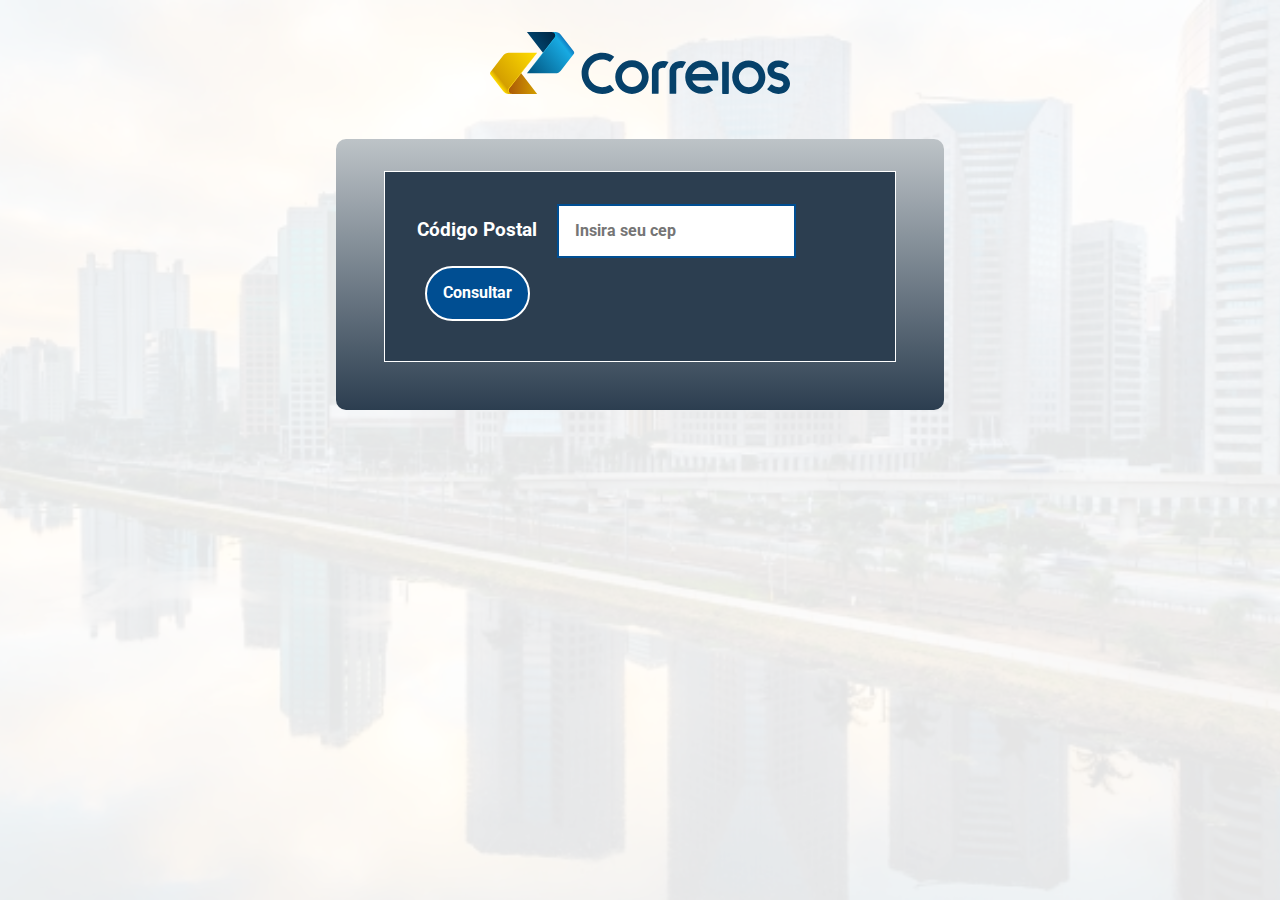
<file: Paginas_web/Consulta_CEP/index.html>
<!DOCTYPE html>
<html lang="pt-BR">
<head>
    <meta charset="UTF-8">
    <link rel="shortcut icon" type="imagex/png" href="./assets/package.svg">
    <link rel="stylesheet" href="./css/reset.css">
    <link rel="stylesheet" href="./css/style.css">
    <title>Consulta CEP</title>
</head>
<body>
    <main class="main-container">
        <div id="background">
            <img id="background-img" src="./assets/background.jpg" alt="">
        </div>
        <h1><img src="./assets/correios.svg" alt=""></h1>
        <div id="container">
            <form id="form-container">
                <div class="cep-container">
                    <label>Código Postal</label>
                    <input id="cep-info" type="number" class="inputs-form" placeholder="Insira seu cep" required>
                    <button type="submit">Consultar</button>
                </div>
            </form>
            <div class="address-container">

            </div>
        </div>
    </main>
    <script src="./js/scripts.js" type="module"></script>
</body>
</html>
</file>
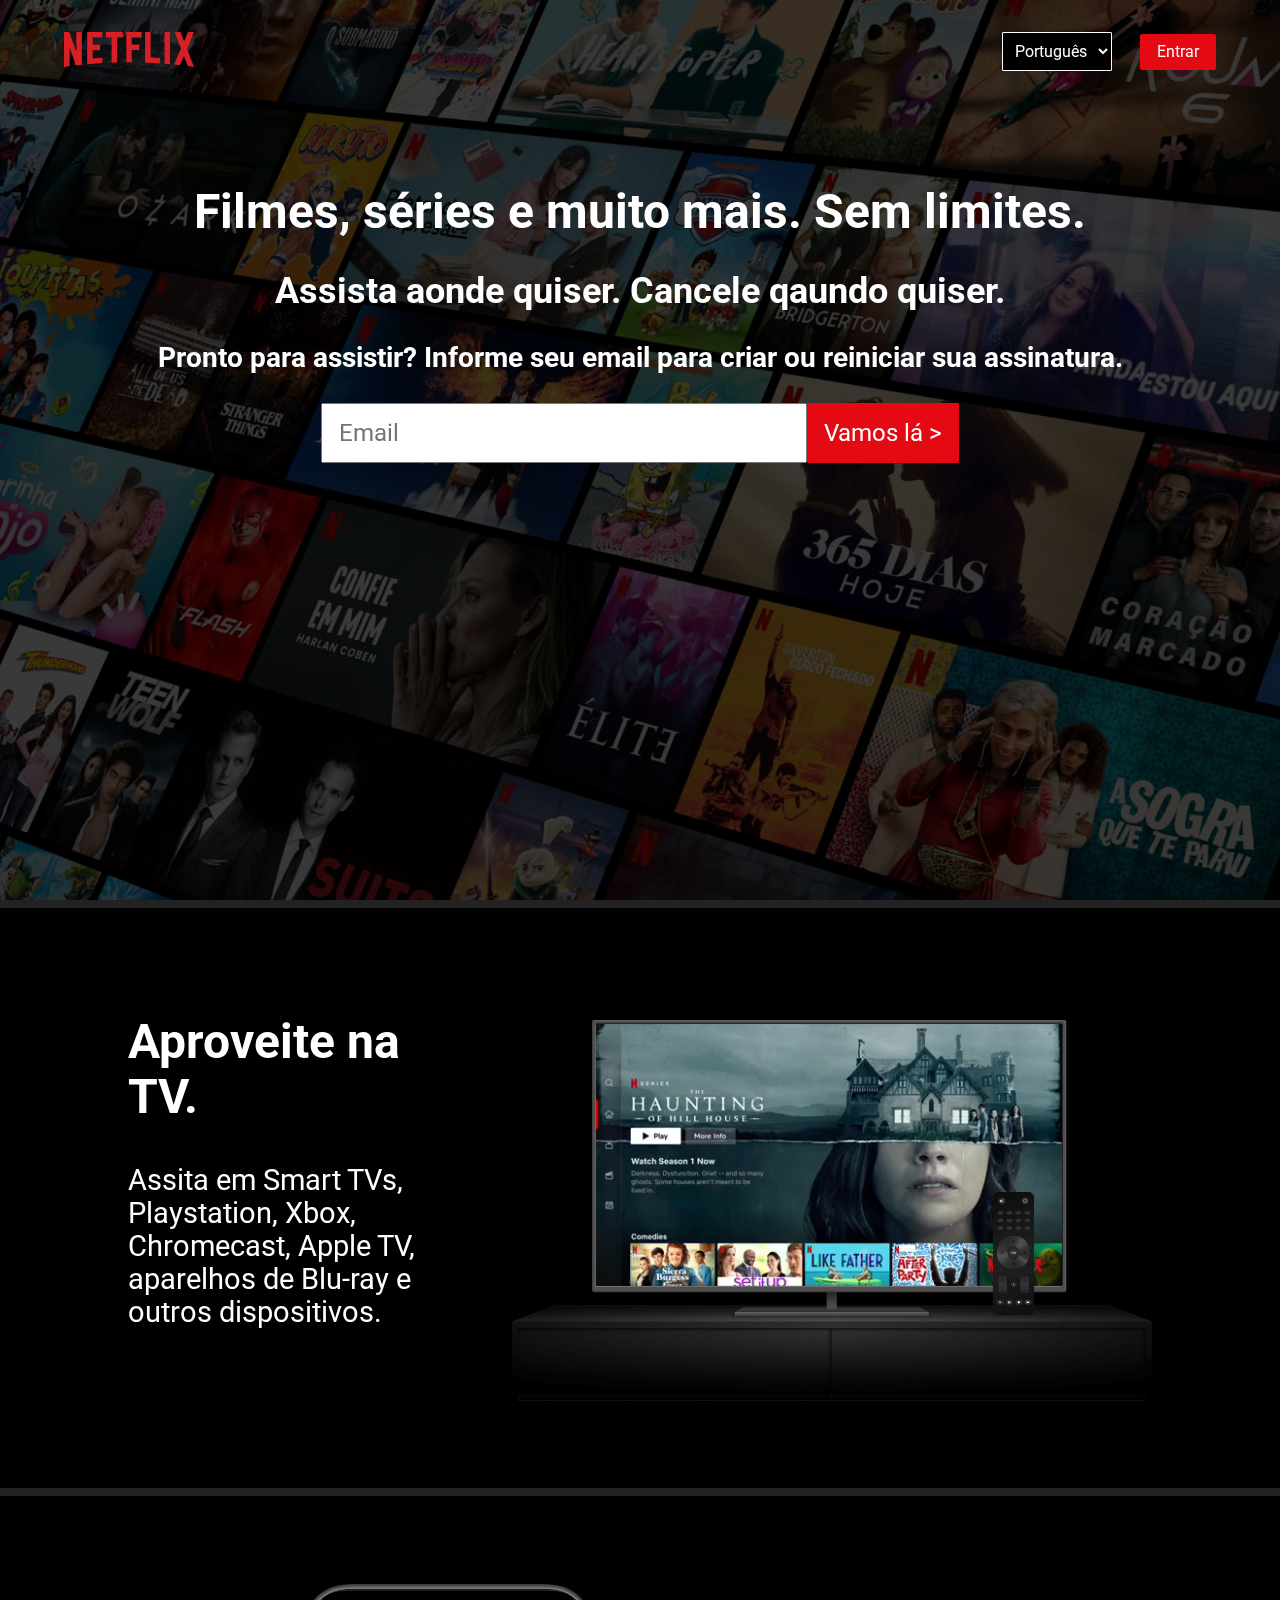
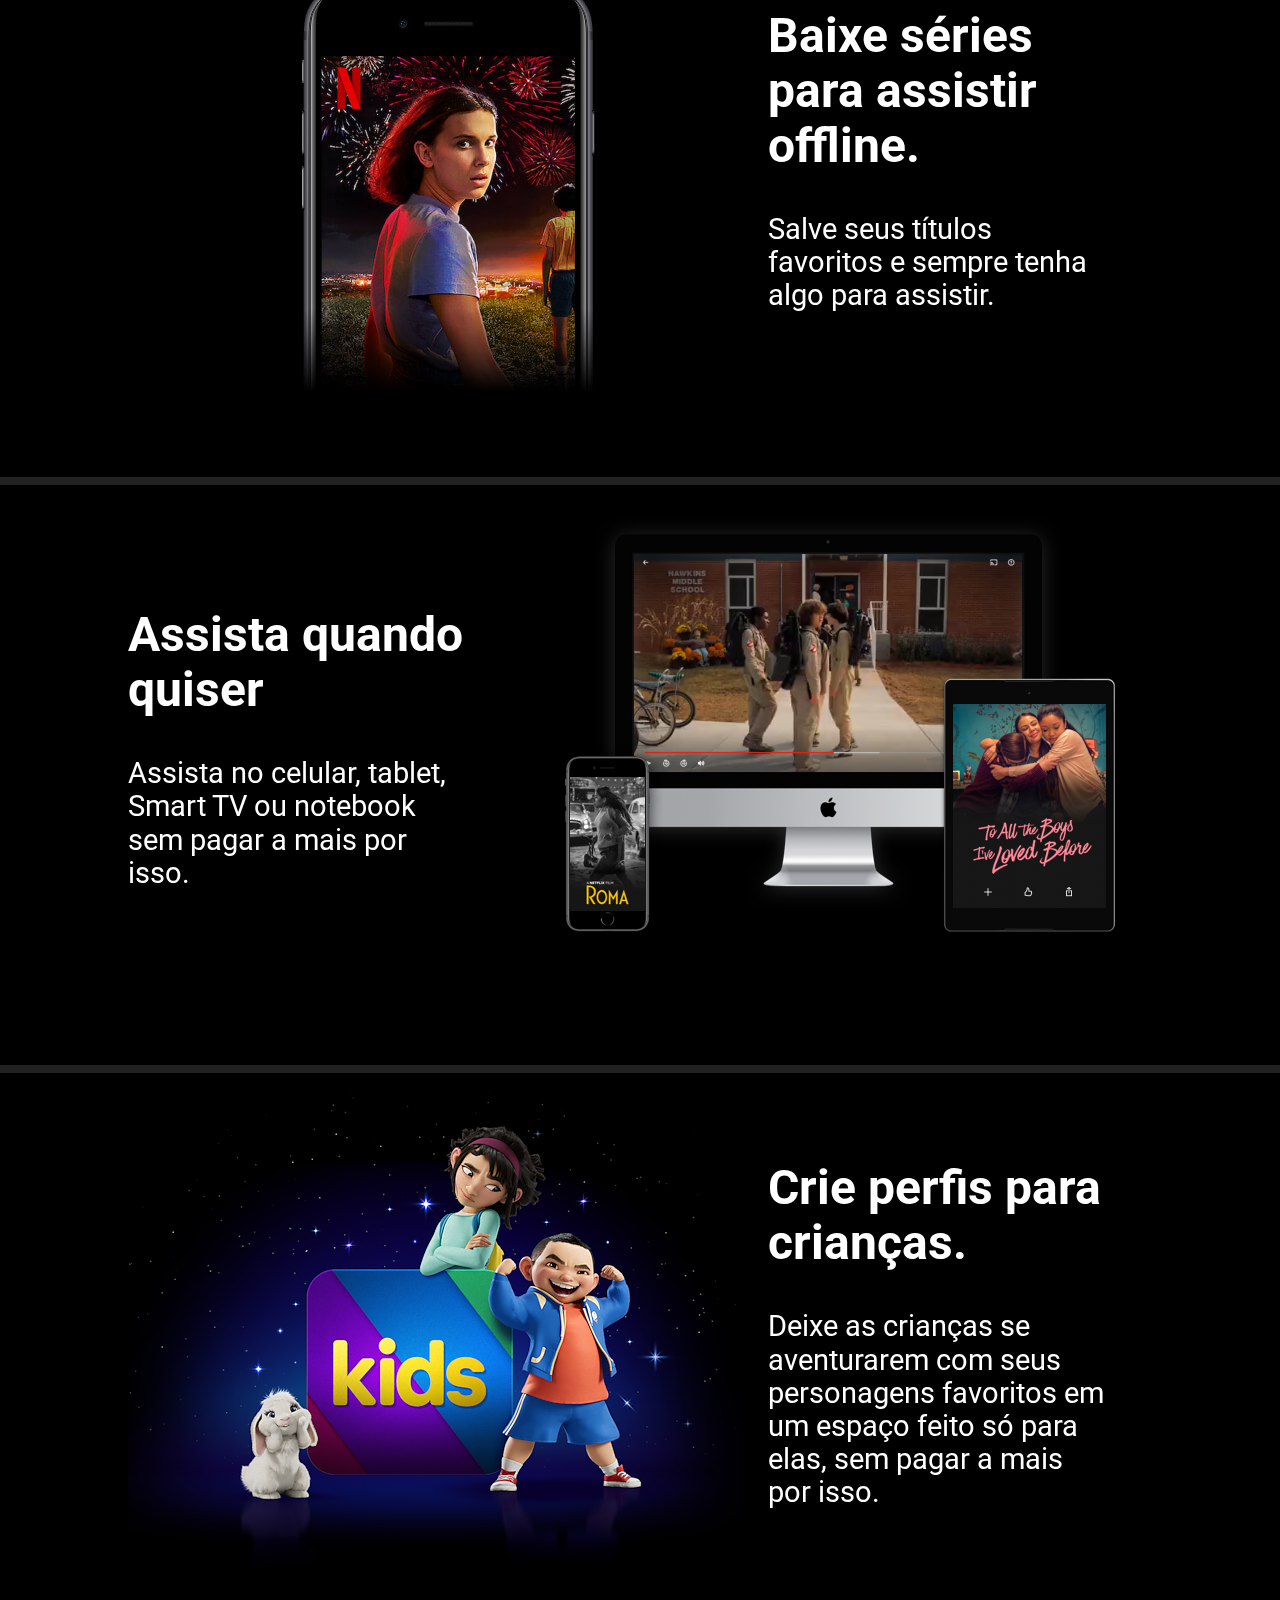
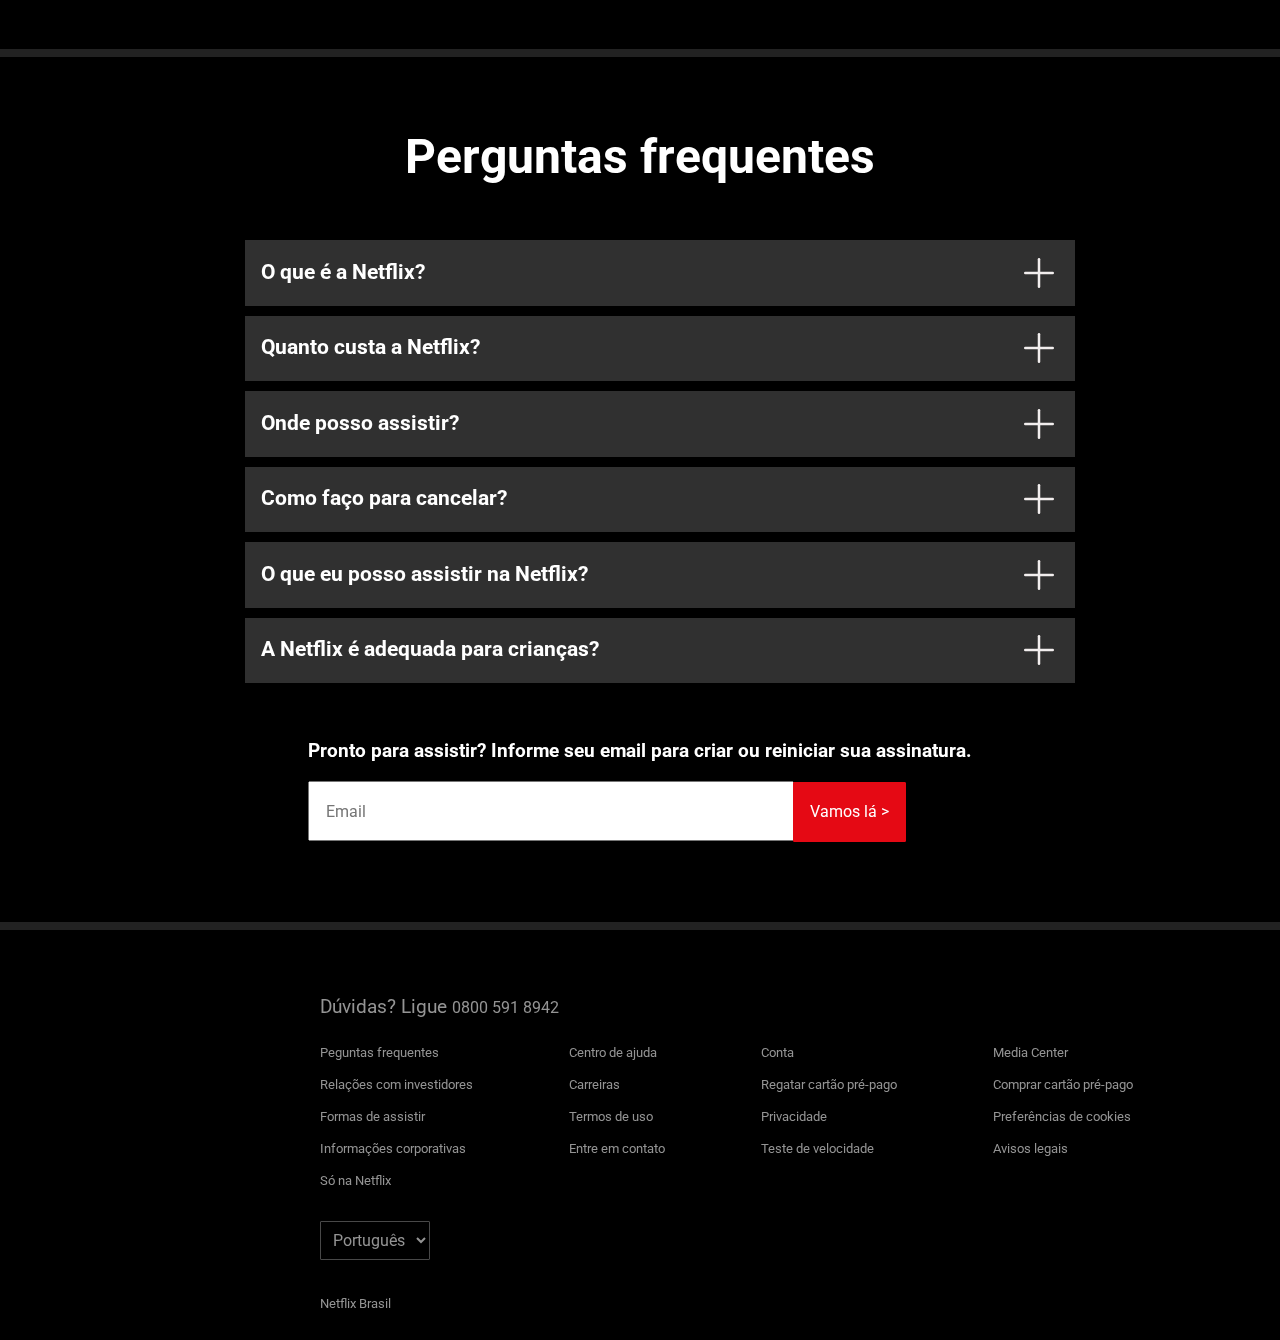
<file: Paginas_web/Layout_Netflix/index.html>
<!doctype html>
<html lang="pt-BR">
<head>
    <meta charset="UTF-8">
    <meta name="viewport"
          content="width=device-width, user-scalable=no, initial-scale=1.0, maximum-scale=1.0, minimum-scale=1.0">
    <meta http-equiv="X-UA-Compatible" content="ie=edge">
    <link rel="shortcut icon" type="imagex/png" href="https://assets.nflxext.com/us/ffe/siteui/common/icons/nficon2016.ico">
    <link rel="stylesheet" href="./css/reset.css">
    <link rel="stylesheet" href="./css/style.css">
    <title>Netflix Brasil - assistir a séries online, assistir a filmes online</title>
</head>
<body>
<div class="banner-container">
    <div class="banner">
        <img id="banner-img" src="assets/banner.jpg" alt="Banner com catálogo de filmes">
    </div>
    <div id="header-container">
        <navbar id="header-navbar">
            <div>
                <img id="header-logo" src="assets/logo.svg" alt="Logo">
            </div>
            <div class="header-lenguages__container">
                <select class="header-lenguages__select" name="select-lenguages">
                    <option class="header-lenguages__options" value="portuguese">Português</option>
                    <option class="header-lenguages__options" value="english">English</option>
                </select>
                <button id="header-login" type="submit">Entrar</button>
            </div>
        </navbar>
    </div>
    <main>
        <div class="main-container">
            <h1 id="main-title">Filmes, séries e muito mais. Sem limites.</h1>
            <h2>Assista aonde quiser. Cancele qaundo quiser.</h2>
            <h3>Pronto para assistir? Informe seu email para criar ou reiniciar sua assinatura.</h3>
            <div>
                <form class="input-email__container">
                    <input class="input-email" type="email" placeholder="Email" autocomplete="email">
                    <input class="email-button" type="submit" value="Vamos lá >">
                    <span class="span-error error-hidden">O email é obrigatório.</span>
                </form>
            </div>
        </div>
    </main>
</div>
    <section class="section-container section-enjoytv">
        <div class="section-text">
            <h2 class="section-title">Aproveite na TV.</h2>
            <h3 class="section-description">Assita em Smart TVs, Playstation, Xbox, Chromecast, Apple TV, aparelhos de Blu-ray e outros dispositivos.</h3>
        </div>
        <div class="video-container">
            <img class="section-img" id="tv" src="assets/tv.png" alt="Televisão">
            <video id="video-tv" src="assets/video-tv.m4v" autoplay playsinline muted loop></video>
        </div>
    </section>
    <section class="section-container">
        <div>
            <img class="section-img" src="assets/mobile.jpg" alt="">
        </div>
        <div class="section-text">
            <h2 class="section-title">Baixe séries para assistir offline.</h2>
            <h3 class="section-description">Salve seus títulos favoritos e sempre tenha algo para assistir.</h3>
        </div>
    </section>
    <section class="section-container">
        <div class="section-text">
            <h2 class="section-title">Assista quando quiser</h2>
            <h3 class="section-description">Assista no celular, tablet, Smart TV ou notebook sem pagar a mais por isso.</h3>
        </div>
        <div class="video-container">
            <img class="section-img" src="assets/dispositivos.png" alt="">
            <video id="video-dispositivos" src="assets/video-dispositivos.m4v" autoplay playsinline muted loop></video>
        </div>
    </section>
    <section class="section-container">
        <img class="section-img" src="assets/kids.png" alt="">
        <div class="section-text">
            <h2 class="section-title">Crie perfis para crianças.</h2>
            <h3 class="section-description">Deixe as crianças se aventurarem com seus personagens favoritos em um espaço feito só para elas, sem pagar a mais por isso.</h3>
        </div>
    </section>
    <section class="section-questions">
        <h2 id="questions-title">Perguntas frequentes</h2>
        <div>
        <ul id="questions-list">
            <li class="questions-container">
                <div class="questions-inputs__container">
                    <button class="questions-button">O que é a Netflix?</button>
                    <img class="question-icon" src="./assets/plus.svg" alt="">
                </div>
                <div class="answers-open closed">
                    <span>
                        A Netflix é um serviço de transmissão online que oferece uma ampla variedade de séries, filmes e documentários premiados em milhares de aparelhos conectados à internet.
                        <br><br>
                        Você pode assistir a quantos filmes e séries quiser, quando e onde quiser, sem comerciais – tudo por um preço mensal bem acessível. Aqui você sempre encontra novidades. A cada semana, adicionamos novas séries e filmes.
                    </span>
                </div>
            </li>
            <li class="questions-container">
                <div class="questions-inputs__container">
                    <button class="questions-button">Quanto custa a Netflix?</button>
                    <img class="question-icon" src="./assets/plus.svg" alt="">
                </div>
                <div class="answers-open closed">
                    <span>
                        Assista à Netflix no seu celular, tablet, Smart TV, notebook ou aparelho de streaming por uma taxa mensal única. Os planos variam de R$25,90 a R$55,90 por mês. Sem contrato nem taxas extras.
                    </span>
                </div>
            </li>
            <li class="questions-container">
                <div class="questions-inputs__container">
                    <button class="questions-button">Onde posso assistir?</button>
                    <img class="question-icon" src="./assets/plus.svg" alt="">
                </div>
                <div class="answers-open closed">
                    <span>
                        Assista onde quiser, quando quiser. Faça login com sua conta Netflix em netflix.com para começar a assistir no computador ou em qualquer aparelho conectado à Internet compatível com o aplicativo Netflix, como Smart TVs, smartphones, tablets, aparelhos de streaming e videogames.
                        <br><br>
                        Você também pode baixar a sua série favorita com o aplicativo Netflix para iOS, Android ou Windows 10. Use downloads para levar a Netflix para onde quiser sem precisar de conexão com a Internet. Leve a Netflix com você para qualquer lugar.
                    </span>
                </div>
            </li>
            <li class="questions-container">
                <div class="questions-inputs__container">
                    <button class="questions-button">Como faço para cancelar?</button>
                    <img class="question-icon" src="./assets/plus.svg" alt="">
                </div>
                <div class="answers-open closed">
                    <span>
                        A Netflix é flexível. Não há contratos nem compromissos. Você pode cancelar a sua conta na internet com apenas dois cliques. Não há taxa de cancelamento – você pode começar ou encerrar a sua assinatura a qualquer momento.
                    </span>
                </div>
            </li>
            <li class="questions-container">
                <div class="questions-inputs__container">
                    <button class="questions-button">O que eu posso assistir na Netflix?</button>
                    <img class="question-icon" src="./assets/plus.svg" alt="">
                </div>
                <div class="answers-open closed">
                    <span>
                        A Netflix tem um grande catálogo de filmes, documentários, séries, originais Netflix premiados e muito mais. Assista o quanto quiser, quando quiser.
                    </span>
                </div>
            </li>
            <li class="questions-container">
                <div class="questions-inputs__container">
                    <button class="questions-button">A Netflix é adequada para crianças?</button>
                    <img class="question-icon" src="./assets/plus.svg" alt="">
                </div>
                <div class="answers-open closed">
                    <span>
                        A experiência infantil da Netflix faz parte da sua assinatura para que as crianças se divirtam em seu próprio espaço com séries e filmes familiares sob a supervisão dos pais.
                        <br><br>
                        O recurso de controle dos pais, incluso nos perfis para crianças e protegido por PIN, permite restringir a classificação etária do conteúdo que as crianças podem ver e bloquear títulos específicos que você não quer que elas assistam.
                    </span>
                </div>
            </li>
        </ul>
        </div>
        <div>
            <form id="form-watch-now">
                <h3>Pronto para assistir? Informe seu email para criar ou reiniciar sua assinatura.</h3>
                <input class="input-email" type="email" placeholder="Email">
                <input class="email-button" type="submit" value="Vamos lá >">
                <span class="span-error error-hidden">O email é obrigatório.</span>
            </form>
        </div>
    </section>
    <footer>
        <div id="footer-container">
            <h3 id="doubt">Dúvidas? Ligue <a href="#">0800 591 8942</a></h3>
            <div id="footer-descriptions">
                <div class="footer-items">
                    <a href="#">Peguntas frequentes</a>
                    <a href="#">Relações com investidores</a>
                    <a href="#">Formas de assistir</a>
                    <a href="#">Informações corporativas</a>
                    <a href="#">Só na Netflix</a>
                </div>
                <div class="footer-items">
                    <a href="#">Centro de ajuda</a>
                    <a href="#">Carreiras</a>
                    <a href="#">Termos de uso</a>
                    <a href="#">Entre em contato</a>
                </div>
                <div class="footer-items">
                    <a href="#">Conta</a>
                    <a href="#">Regatar cartão pré-pago</a>
                    <a href="#">Privacidade</a>
                    <a href="#">Teste de velocidade</a>
                </div>
                <div class="footer-items">
                    <a href="#">Media Center</a>
                    <a href="#">Comprar cartão pré-pago</a>
                    <a href="#">Preferências de cookies</a>
                    <a href="#">Avisos legais</a>
                </div>
            </div>
            <div id="footer-last-line">
                <select id="footer-select-lenguages" class="header-lenguages__select" name="select-lenguages">
                    <option id="footer-portuguese" class="header-lenguages__options" value="portuguese">Português</option>
                    <option id="footer-english" class="header-lenguages__options" value="english">English</option>
                </select>
                <p>Netflix Brasil</p>
            </div>
        </div>
    </footer>
<script src="./js/scripts.js"></script>
</body>
</html>
</file>
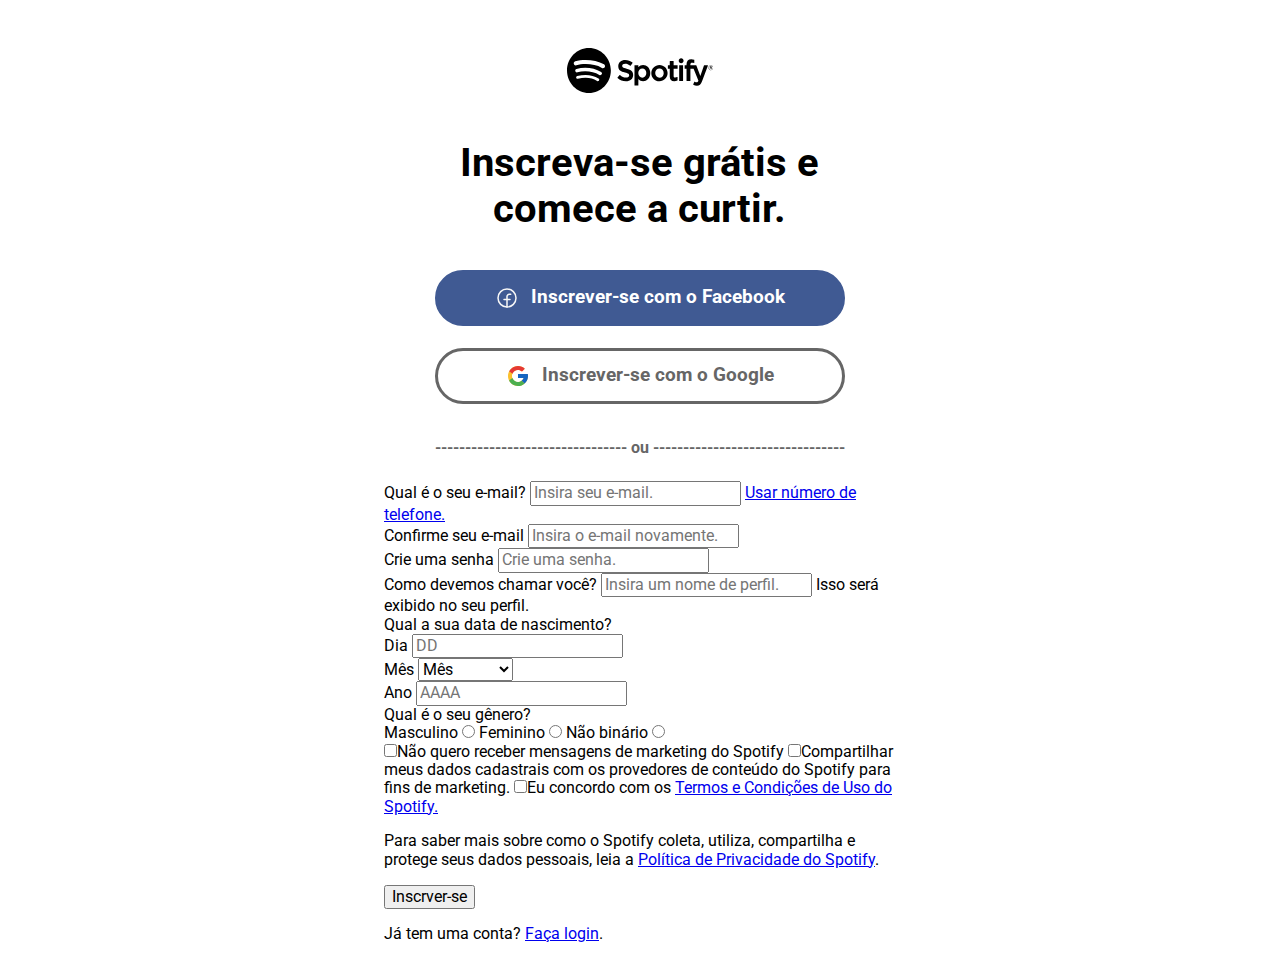
<file: Paginas_web/Layout_Spotify/index.html>
<!DOCTYPE html>
<html lang="en">
<head>
    <meta charset="UTF-8">
    <link rel="stylesheet" href="./css/reset.css">
    <link rel="stylesheet" href="./css/style.css">
    <title>Inscrever-se - Spotify</title>
</head>
<body>
    <main>
        <div id="main-container">
            <!-- start header -->
            <div class="header-container">
                <a href="#">
                    <svg role="img" viewBox="0 0 78 24" class="Svg-sc-6c3c1v-0 bMXUqj">
                        <path d="M18.616 10.639c-3.77-2.297-9.99-2.509-13.59-1.388a1.077 1.077 0 0 1-1.164-.363 1.14 1.14 0 0 1-.119-1.237c.136-.262.37-.46.648-.548 4.132-1.287 11-1.038 15.342 1.605a1.138 1.138 0 0 1 .099 1.863 1.081 1.081 0 0 1-.813.213c-.142-.02-.28-.07-.403-.145Zm-.124 3.402a.915.915 0 0 1-.563.42.894.894 0 0 1-.69-.112c-3.144-1.983-7.937-2.557-11.657-1.398a.898.898 0 0 1-.971-.303.952.952 0 0 1-.098-1.03.929.929 0 0 1 .54-.458c4.248-1.323 9.53-.682 13.14 1.595a.95.95 0 0 1 .3 1.286Zm-1.43 3.267a.73.73 0 0 1-.45.338.712.712 0 0 1-.553-.089c-2.748-1.722-6.204-2.111-10.276-1.156a.718.718 0 0 1-.758-.298.745.745 0 0 1-.115-.265.757.757 0 0 1 .092-.563.737.737 0 0 1 .457-.333c4.455-1.045 8.277-.595 11.361 1.338a.762.762 0 0 1 .241 1.028ZM11.696 0C5.237 0 0 5.373 0 12c0 6.628 5.236 12 11.697 12 6.46 0 11.698-5.372 11.698-12 0-6.627-5.238-12-11.699-12h.001Zm20.126 11.078c-2.019-.494-2.379-.84-2.379-1.57 0-.688.633-1.151 1.572-1.151.91 0 1.814.352 2.76 1.076a.131.131 0 0 0 .187-.03l.987-1.426a.139.139 0 0 0-.025-.185c-1.127-.928-2.396-1.378-3.88-1.378-2.18 0-3.703 1.342-3.703 3.263 0 2.06 1.315 2.788 3.585 3.352 1.932.457 2.258.84 2.258 1.524 0 .757-.659 1.229-1.72 1.229-1.18 0-2.141-.408-3.216-1.364a.13.13 0 0 0-.188.016l-1.106 1.35a.137.137 0 0 0 .013.188c1.252 1.147 2.79 1.752 4.451 1.752 2.35 0 3.869-1.317 3.869-3.356 0-1.723-1.003-2.676-3.465-3.29Zm10.487 2.31c0 1.454-.874 2.47-2.125 2.47-1.235 0-2.169-1.061-2.169-2.47 0-1.41.933-2.47 2.17-2.47 1.23 0 2.124 1.038 2.124 2.47Zm-1.706-4.354c-1.018 0-1.854.412-2.543 1.256v-.95a.136.136 0 0 0-.038-.095.132.132 0 0 0-.093-.04h-1.81a.131.131 0 0 0-.093.04.136.136 0 0 0-.039.096v10.546c0 .076.06.137.133.137h1.809a.132.132 0 0 0 .093-.041.136.136 0 0 0 .038-.096v-3.329c.69.794 1.525 1.18 2.543 1.18 1.893 0 3.808-1.494 3.808-4.35 0-2.858-1.915-4.354-3.808-4.354Zm8.72 6.839c-1.297 0-2.274-1.068-2.274-2.486 0-1.422.943-2.455 2.244-2.455 1.305 0 2.288 1.069 2.288 2.487 0 1.422-.949 2.454-2.258 2.454Zm0-6.838c-2.438 0-4.347 1.926-4.347 4.383 0 2.432 1.896 4.338 4.317 4.338 2.445 0 4.36-1.92 4.36-4.369 0-2.44-1.901-4.353-4.33-4.353Zm9.535.17h-1.99V7.117a.136.136 0 0 0-.08-.126.13.13 0 0 0-.052-.01h-1.809a.133.133 0 0 0-.093.04.136.136 0 0 0-.038.095v2.087h-.87a.131.131 0 0 0-.122.085.139.139 0 0 0-.01.052v1.595c0 .074.06.135.132.135h.87v4.126c0 1.667.809 2.513 2.404 2.513.648 0 1.186-.138 1.694-.434a.135.135 0 0 0 .067-.117V15.64a.137.137 0 0 0-.063-.115.13.13 0 0 0-.129-.006c-.349.18-.685.263-1.061.263-.58 0-.84-.271-.84-.876V11.07h1.99a.13.13 0 0 0 .094-.04.136.136 0 0 0 .039-.096V9.339a.137.137 0 0 0-.039-.096.132.132 0 0 0-.094-.04v.001Zm6.934.007v-.255c0-.755.281-1.092.914-1.092.376 0 .68.077 1.019.194a.13.13 0 0 0 .118-.02.135.135 0 0 0 .056-.11V6.365a.137.137 0 0 0-.026-.081.133.133 0 0 0-.068-.05 4.852 4.852 0 0 0-1.502-.22c-1.67 0-2.554.965-2.554 2.788v.393h-.87a.132.132 0 0 0-.093.04.136.136 0 0 0-.038.096v1.603c0 .075.059.136.132.136h.87v6.364c0 .075.058.135.131.135h1.809c.072 0 .131-.06.131-.135V11.07h1.69l2.586 6.362c-.294.669-.583.802-.977.802-.319 0-.654-.098-.998-.29a.133.133 0 0 0-.105-.01.135.135 0 0 0-.078.072l-.612 1.38a.137.137 0 0 0 .056.175 3.733 3.733 0 0 0 1.932.508c1.334 0 2.073-.638 2.724-2.355l3.137-8.317a.14.14 0 0 0-.014-.126.131.131 0 0 0-.108-.06h-1.883a.132.132 0 0 0-.126.092l-1.928 5.651L69.006 9.3a.133.133 0 0 0-.124-.088h-3.09v.001Zm-4.02-.008h-1.809a.132.132 0 0 0-.093.041.136.136 0 0 0-.038.096v8.094c0 .075.06.135.132.135h1.809c.072 0 .131-.06.131-.135V9.34a.136.136 0 0 0-.038-.096.133.133 0 0 0-.094-.04Zm-.896-3.685a1.295 1.295 0 0 0-.919.393c-.243.25-.379.586-.377.937a1.342 1.342 0 0 0 .377.938 1.304 1.304 0 0 0 .92.393c.346-.002.677-.143.92-.393s.379-.587.377-.938c0-.735-.581-1.33-1.296-1.33h-.002Zm15.918 4.49h-.331v.434h.331c.165 0 .264-.083.264-.216 0-.142-.099-.217-.264-.217Zm.215.619.36.517h-.304l-.323-.474h-.279v.474h-.254v-1.37h.595c.31 0 .515.163.515.436a.412.412 0 0 1-.31.417Zm-.282-1.31c-.652 0-1.146.532-1.146 1.183 0 .65.49 1.175 1.139 1.175.652 0 1.147-.532 1.147-1.183 0-.65-.492-1.174-1.14-1.174Zm-.007 2.488a1.259 1.259 0 0 1-.904-.384 1.296 1.296 0 0 1-.368-.92c0-.717.563-1.314 1.279-1.314a1.259 1.259 0 0 1 .903.384 1.295 1.295 0 0 1 .369.921c0 .717-.563 1.314-1.279 1.314Z"></path>
                    </svg>
                </a>
                <h1>Inscreva-se grátis e comece a curtir.</h1>
            </div>
            <!-- end header -->
            <!-- start oauth -->
            <div class="oauth-container">
                <a class="oauth-link link-facebook" href="#">
                    <div class="oauth-link__container" id="oauth-facebook">
                        <svg class="oauth-icon" id="oauth-facebook__icon" xmlns="http://www.w3.org/2000/svg" width="192" height="192" fill="#f7f7f7" viewBox="0 0 256 256"><rect width="256" height="256" fill="none"></rect><circle cx="128" cy="128" r="96" fill="none" stroke="#f7f7f7" stroke-linecap="round" stroke-linejoin="round" stroke-width="16"></circle><path d="M168,88H152a23.9,23.9,0,0,0-24,24V224" fill="none" stroke="#f7f7f7" stroke-linecap="round" stroke-linejoin="round" stroke-width="16"></path><line x1="96" y1="144" x2="160" y2="144" fill="none" stroke="#f7f7f7" stroke-linecap="round" stroke-linejoin="round" stroke-width="16"></line></svg>
                        <span>Inscrever-se com o Facebook</span>
                    </div>
                </a>
                <a class="oauth-link link-google" href="#">
                    <div class="oauth-link__container" id="oauth-google">
                        <svg class="oauth-icon" id="oauth-google__icon" xmlns="http://www.w3.org/2000/svg"  viewBox="0 0 48 48" width="48px" height="48px"><path fill="#fbc02d" d="M43.611,20.083H42V20H24v8h11.303c-1.649,4.657-6.08,8-11.303,8c-6.627,0-12-5.373-12-12	s5.373-12,12-12c3.059,0,5.842,1.154,7.961,3.039l5.657-5.657C34.046,6.053,29.268,4,24,4C12.955,4,4,12.955,4,24s8.955,20,20,20	s20-8.955,20-20C44,22.659,43.862,21.35,43.611,20.083z"/><path fill="#e53935" d="M6.306,14.691l6.571,4.819C14.655,15.108,18.961,12,24,12c3.059,0,5.842,1.154,7.961,3.039	l5.657-5.657C34.046,6.053,29.268,4,24,4C16.318,4,9.656,8.337,6.306,14.691z"/><path fill="#4caf50" d="M24,44c5.166,0,9.86-1.977,13.409-5.192l-6.19-5.238C29.211,35.091,26.715,36,24,36	c-5.202,0-9.619-3.317-11.283-7.946l-6.522,5.025C9.505,39.556,16.227,44,24,44z"/><path fill="#1565c0" d="M43.611,20.083L43.595,20L42,20H24v8h11.303c-0.792,2.237-2.231,4.166-4.087,5.571	c0.001-0.001,0.002-0.001,0.003-0.002l6.19,5.238C36.971,39.205,44,34,44,24C44,22.659,43.862,21.35,43.611,20.083z"/></svg>
                        <span>Inscrever-se com o Google</span>
                    </div>
                </a>
            </div>
            <!-- end oauth -->
            <!-- start divider -->
            <div id="divider">
                --------------------------------   ou   --------------------------------
            </div>
            <!-- end divider -->
            <!-- start form -->
            <form id="form-container">
                <!-- input email -->
                <div class="form-inputs__container">
                    <label for="input-email" class="form-inputs__label">Qual é o seu e-mail?</label>
                    <input data-input="email" type="email" class="form_inputs" id="input-email" placeholder="Insira seu e-mail.">
                    <span class="form-inputs__errors" data-error="email"></span>
                    <a href="#">Usar número de telefone.</a>
                </div>
                <!-- input confirm_email -->
                <div class="form-inputs__container">
                    <label for="input-confirm_email" class="form-inputs__label">Confirme seu e-mail</label>
                    <input data-input-type="confirm_email" type="email" class="form_inputs" id="input-confirm_email" placeholder="Insira o e-mail novamente.">
                    <span class="form-inputs__errors" data-error="confirm_email"></span>
                </div>
                <!-- input password -->
                <div class="form-inputs__container">
                    <label for="password" class="form-inputs__label">Crie uma senha</label>
                    <input data-input="password" type="password" class="form_inputs" id="password" placeholder="Crie uma senha." minlength="8">
                    <span class="form-inputs__errors" data-error="password"></span>
                </div>
                <!-- input name -->
                <div class="form-inputs__container">
                    <label for="name" class="form-inputs__label">Como devemos chamar você?</label>
                    <input data-input="name" type="text" class="form_inputs" id="name" placeholder="Insira um nome de perfil.">
                    <span class="form-inputs__errors" data-error="name">Isso será exibido no seu perfil.</span>
                </div>
                <!-- input birthday -->
                <div class="form-inputs__container">
                    <label for="birthday-container" class="form-inputs__label">Qual a sua data de nascimento?</label>
                    <div id="birthday-container">
                        <div class="birthday-inputs__container" >
                            <label for="day" class="birthday-date__label">Dia</label>
                            <input data-input="day" type="text" class="form_inputs" id="day" placeholder="DD" maxlength="2">
                        </div>
                        <div class="birthday-inputs__container">
                            <label for="month" class="birthday-date__label">Mês</label>
                            <select data-input="month" name="month" id="month">
                                <option selected disabled value>Mês</option>
                                <option value="01">Janeiro</option>
                                <option value="02">Fevereiro</option>
                                <option value="03">Março</option>
                                <option value="04">Abril</option>
                                <option value="05">Maio</option>
                                <option value="06">Junho</option>
                                <option value="07">Julho</option>
                                <option value="08">Agosto</option>
                                <option value="09">Setembro</option>
                                <option value="10">Outubro</option>
                                <option value="11">Novembro</option>
                                <option value="12">Dezembro</option>
                            </select>
                        </div>
                        <div class="birthday-inputs__container" >
                            <label for="year" class="birthday-date__label">Ano</label>
                            <input data-input="year" type="text" class="form_inputs" id="year" placeholder="AAAA" maxlength="4">
                        </div>
                    </div>
                    <span class="form-inputs__errors" data-error="day"></span>
                    <span class="form-inputs__errors" data-error="month"></span>
                    <span class="form-inputs__errors" data-error="year"></span>
                </div>
                <!-- input gender -->
                <div class="form-inputs__container">
                    <label class="form-inputs__label">Qual é o seu gênero?</label>
                    <div id="input-radio__container">
                        <label for="male" class="gender-label">Masculino</label>
                        <input data-input="gender" type="radio" class="gender_inputs" id="male">
                        <label for="female" class="gender-label">Feminino</label>
                        <input data-input="gender" type="radio" class="gender_inputs" id="female">
                        <label for="no_binary" class="gender-label">Não binário</label>
                        <input data-input="gender" type="radio" class="gender_inputs" id="no_binary">
                    </div>
                    <span class="form-inputs__errors" data-error="gender"></span>
                </div>
                <!-- subscrible -->
                <div class="form-inputs__container">
                    <label class="form-subscribe"><input id="sub_mkt" type="checkbox">Não quero receber mensagens de marketing do Spotify</label>
                    <label class="form-subscribe">
                        <input id="sub_share" type="checkbox">Compartilhar meus dados cadastrais com os provedores de conteúdo do Spotify para fins de marketing.
                    </label>
                    <label class="form-subscribe">
                        <input id="sub_terms" type="checkbox">Eu concordo com os <a href="#">Termos e Condições de Uso do Spotify.</a>
                    </label>
                </div>
                <!-- captcha -->
                <!-- more info -->
                <p id="more_info">
                    Para saber mais sobre como o Spotify coleta, utiliza, compartilha e protege seus dados pessoais, leia a
                    <a href="#">Política de Privacidade do Spotify</a>.
                </p>
                <!-- button -->
                <div id="button-register">
                    <button type="submit">Inscrver-se</button>
                </div>
                <!-- end form -->
                <p id="login">Já tem uma conta? <a href="#">Faça login</a>.</p>
            </form>
            <!-- end form -->
        </div>
    </main>
</body>
</html>
</file>
<file: Paginas_web/Consulta_CEP/css/style.css>
/* general */
@import url('https://fonts.googleapis.com/css2?family=Roboto:wght@300;700&display=swap');

body {
    font-family: 'Roboto', sans-serif;
}

input[type="number"]::-webkit-outer-spin-button,
input[type="number"]::-webkit-inner-spin-button {
    -webkit-appearance: none;
    margin: 0;
}

input[type="number"] {
    -moz-appearance: textfield;
}


/* background image */

#background-img {
    width: 100%;
    height: 100vh;
    object-fit: cover;
    position: absolute;
    z-index: -1;
    opacity: 0.1
;
}

/* main */

h1 {
    text-align: center;
    padding-top: 2rem;
    margin-top: 0;
}

h1 > img {
    margin-bottom: 1rem;
    width: 300px;
}

#container {
    display: flex;
    flex-direction: column;
    align-items: center;
    width: 40%;
    margin: 0 auto;
    padding: 2rem 3rem 3rem 3rem;
    background: -webkit-linear-gradient(top, #bdc3c7, #2c3e50);
    border-radius: 10px;
}


/* form */

#form-container {
    border: 1px solid #fff;
    padding: 2rem;
    background: #2c3e50;
}

.cep-container > label {
    font-weight: bold;
    font-size: 1.2rem;
    padding-right: 1rem;
    color: #fff;
}

.inputs-form {
    border: 2px solid #004e92;
    padding: 1rem;
    font-weight: bold;
    appearance: textfield;
}

button {
    margin: 0.5rem;
    padding: 1rem;
    border: 2px solid #fff;
    background: #004e92;
    border-radius: 40px;
    color: #fff;
    font-weight: bold;
}

button:hover {
    cursor: pointer;
    transform: scale(1.1);
    transition: all 0.5s;
}

/* address container */

.address-container {
    display: flex;
    flex-direction: column;
    width: 90%;
    justify-content: center;
    color: #fff;
}

.address-input-container {
    display: flex;
    align-items: center;
}

.address-input-container > p {
    margin-left: 1rem;
    font-weight: bold;
}

span {
    padding-top: 0.7rem;
    color: #fff;
}
</file>
<file: Paginas_web/Layout_Netflix/css/style.css>
/* general */
@import url('https://fonts.googleapis.com/css2?family=Roboto:wght@300;700&display=swap');

body {
    background-color: #000;
    font-family: 'Roboto', sans-serif;
}

h1, h2, h3, p, span {
    color: #fff;
}

.banner-container {
    border-bottom: 8px solid #222222;
    height: 100vh;
}

.banner {
    width: 100%;
    opacity: 0.3;
    position: absolute;
    z-index: -1;
}

#banner-img {
    width: 100%;
    height: 100vh;
    object-fit: cover;

}

/* navbar */

#header-navbar {
    display: flex;
    justify-content: space-between;
    margin: 0 4rem 2rem 4rem;
    padding-top: 2rem;
}

#header-logo {
    height: 35px;
}

.header-lenguages__select {
    border: 1px solid #fff;
    background-color: #000;
    border-radius: 1px;
    color: #fff;
    padding: 0.5rem;
}

#header-login {
    border: 1px solid #e50914;
    background-color: #e50914;
    color: #fff;
    border-radius: 2px;
    color: #fff;
    padding: 0.5rem 1rem;
    margin-left: 1.5rem;
}

.header-lenguages__options {
    color: #fff;
    border: 1px solid #827f83;
    background-color: #8b898c;
}

/* main */

main {
}

.main-container {
    text-align: center;
    font-size: 1.5rem;
    margin: 0 auto;
    padding: 3rem 0;
    z-index: 2;
}

.input-email {
    padding: 0.5rem 1rem;
    width:450px;
    height: 40px;
}

.email-button {
    border: 1px solid #e50914;
    background-color: #e50914;
    color: #fff;
    border-radius: 1px;
    color: #fff;
    height: 60px;
    padding: 0.5rem 1rem;
    margin-left: -0.33rem;
}

.span-error {
    font-size: 1rem;
    color: #ffa00a;
    padding-top: 0.5rem;
    width: 40%;
    display: block;
    position: relative;
    margin: 0 auto;
    text-align: left;

}

.error-hidden {
    display: none;
}


/* sections*/

.section-container {
    display: flex;
    align-items: center;
    justify-content: space-between;
    padding: 1rem 8rem 5rem 8rem;
    border-bottom: 8px solid #222222;
}

.section-text {
    padding-right: 2.5rem;
}

.section-title {
    font-size: 3rem;
}

.section-description {
    font-size: 1.8rem;
    font-weight: normal;
}

.video-container {
    position: relative;
}

#video-tv {
    width: 466px;
    height: 262px;
    position: absolute;
    left: 84px;
    top: 100px;
    z-index: -1;
}

#video-dispositivos {
    width: 391px;
    height: 218px;
    position: absolute;
    left: 120px;
    top: 53px;
    z-index: -1;
}

/* peguntas frequentes */

.section-questions {
    display: flex;
    flex-direction: column;
    align-items: center;
    border-bottom: 8px solid #222222;
}

#questions-title {
    font-size: 3rem;
    padding-top: 2rem;
}

#questions-list > li {
    list-style-type: none;
    background-color: #303030;
    width: 830px;
    border-bottom: 10px solid #000;
}


.questions-button {
    color: #fff;
    padding: 1rem;
    background-color: #303030;
    text-align: left;
    font-size: 1.3rem;
    font-weight: bold;
    border: none;
    margin: 0.3rem 0;
}

.questions-inputs__container {
    display: flex;
    justify-content: space-between;
    align-items: center;
    margin-right: 1rem;

}

.question-icon {
    height: 40px;
}

.icon-rotated {
    transform: rotate(45deg);
}

.questions-container:hover {
    cursor: pointer;
}

.questions-button:hover {
    cursor: pointer;
}

.answers-open {
    border-top: 3px solid #000;
    padding: 1rem;
    font-size: 1.3rem;
    line-height: 2rem;
    font-weight: bold;
}

.closed {
    display: none;
}

#form-watch-now {
    margin: 2rem auto 5rem auto;
}

/* footer */

#footer-container {
    display: flex;
    flex-direction: column;
    align-items: flex-start;
    margin: 3rem 0 1rem 20rem;
}

#doubt {
    color: #949494;
    font-weight: normal;
}

#doubt > a {
    color: #949494;
    text-decoration: none;
    font-size: 1rem;
}

#doubt > a:hover {
    text-decoration: underline;
}

#footer-descriptions {
    display: flex;
    flex-direction: row;
    justify-content: space-between;
}

.footer-items {
    display: flex;
    flex-direction: column;
    line-height: 2rem;
    margin-right: 6rem;
    font-size: 0.8rem;
}

.footer-items > a {
    text-decoration: none;
    color: #949494;
}
.footer-items > a:hover {
    text-decoration: underline;
    text-decoration-color: #949494;
}

#footer-last-line > p {
    color: #949494;
    font-size: 0.8rem;
}

#footer-select-lenguages {
    border-color: #484848;
    color: #949494;
    margin: 1.5rem auto;
}
</file>
<file: Paginas_web/Layout_Spotify/css/style.css>
/* geral */
@import url('https://fonts.googleapis.com/css2?family=Roboto:wght@300;700&display=swap');

body {
    font-family: 'Roboto', sans-serif;
}


/* main */
#main-container {
    width: 40%;
    display: flex;
    flex-direction: column;
    align-items: center;
    margin: 0 auto;
}

/* header */
.header-container {
    width: 90%;
    margin: 0 auto;
    display: flex;
    flex-direction: column;
    align-items: center;
    text-align: center;
    padding-top: 3rem;
}

.header-container > a > svg {
    height: 45px;
    align-items: center;
}

.header-container > h1 {
    font-size: 2.5rem;
    padding-top: 1rem;
}

/* oauth */

.oauth-container {
    width: 80%;
    display: flex;
    flex-direction: column;
}

.oauth-link {
    margin: 0.7rem 0;
    padding: 0.8rem;
    border-radius: 50px;
    text-align: center;
    text-decoration: none;
    font-weight: bold;
    font-size: 1.2rem;
}


.link-facebook {
    border: 3px solid #405a93;
    background-color: #405a93;
    color: #fff;
}

.link-google {
    border: 3px solid #666666;
    color: #666666;
}

.oauth-link__container {
    display: flex;
    justify-content: center;
    vertical-align: center;

}

.oauth-icon {
    height: 24px;
    width: 24px;
    padding-right: 0.8rem;
}

/* divider */
#divider {
    color: #666666;
    margin: 1.5rem auto;
    font-weight: bold;
}
</file>
